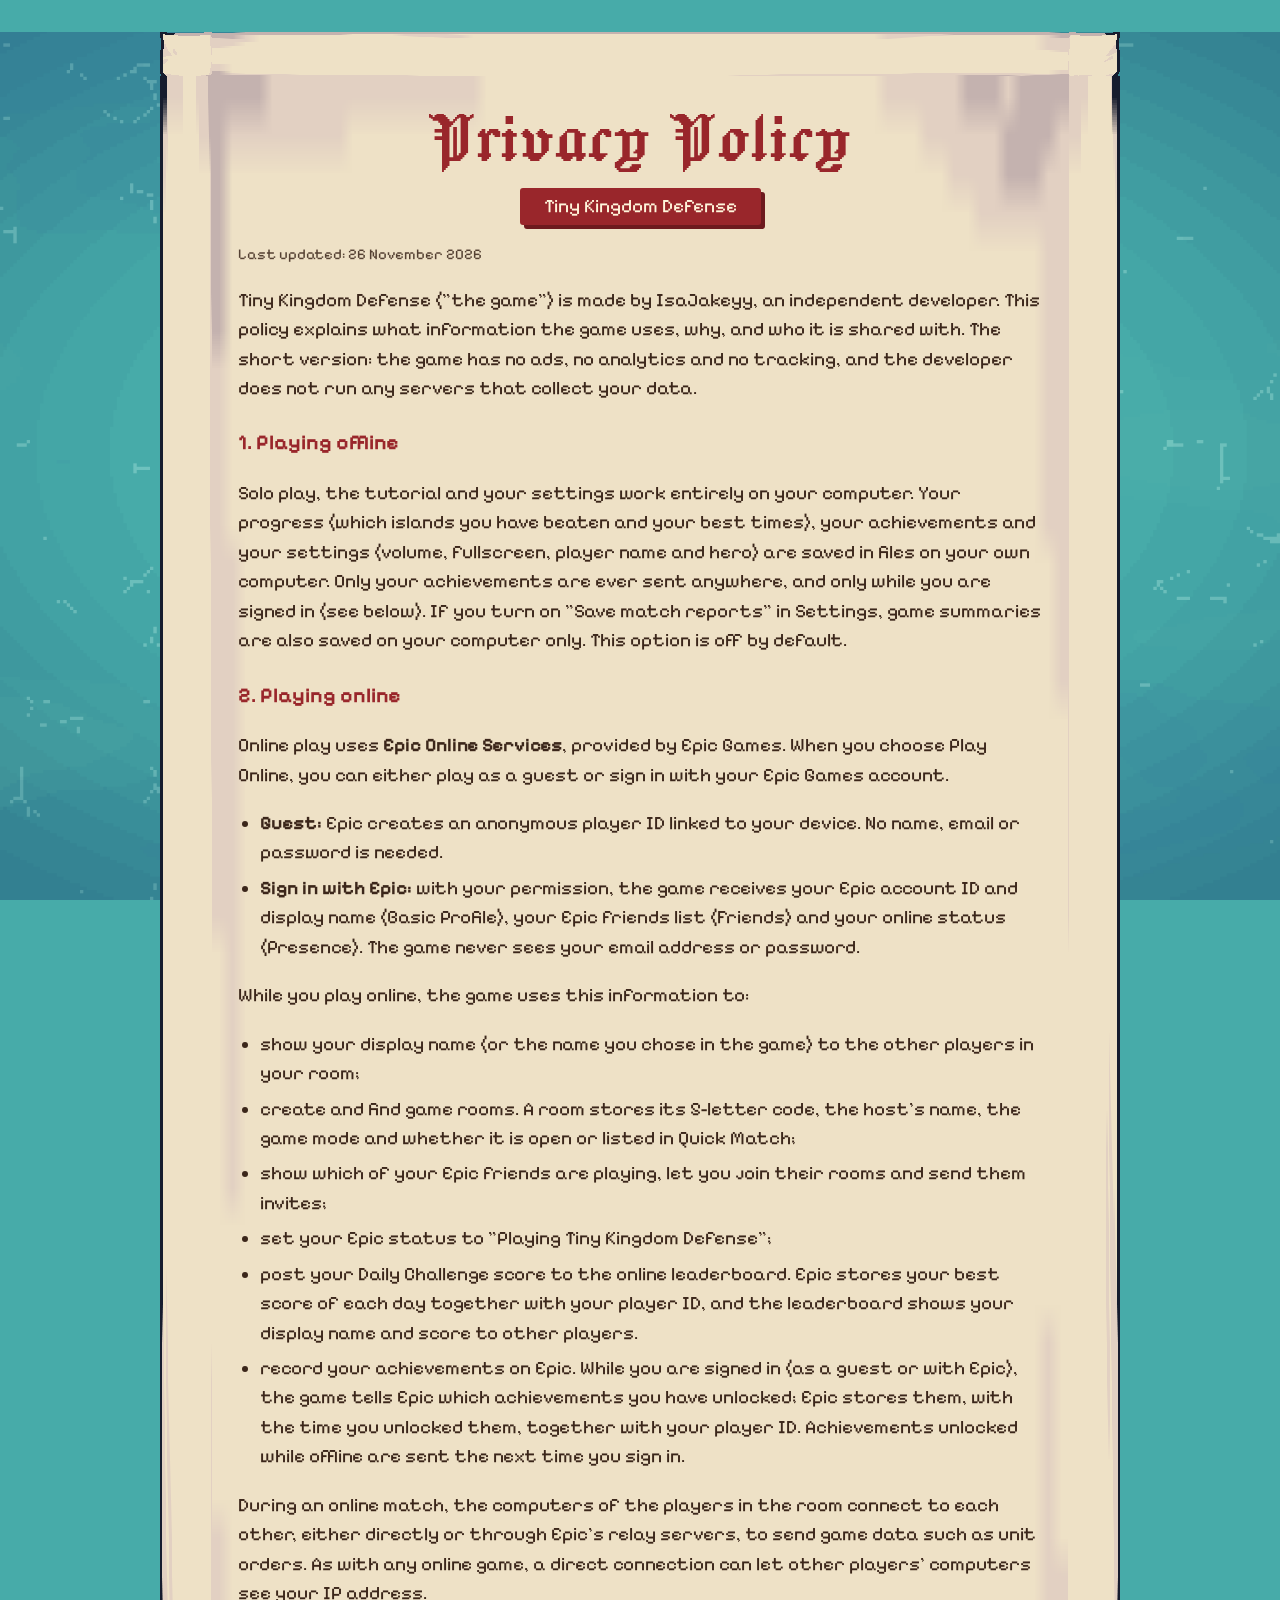
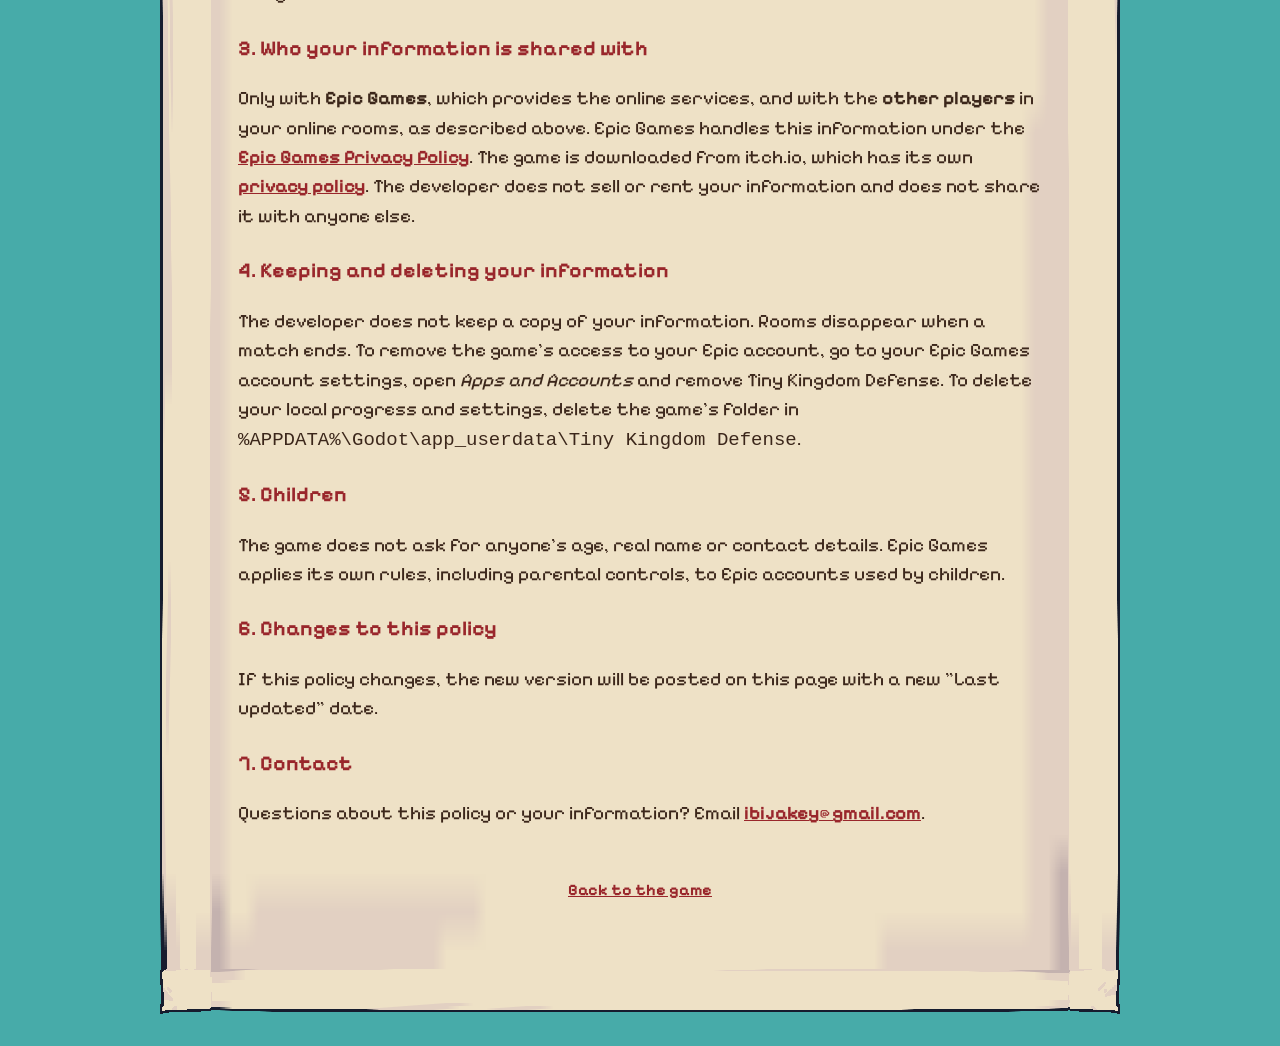
<file: privacy.html>
<!doctype html>
<html lang="en">
<head>
	<meta charset="utf-8">
	<meta name="viewport" content="width=device-width, initial-scale=1">
	<title>Privacy Policy - Tiny Kingdom Defense</title>
	<meta name="description" content="Privacy policy for Tiny Kingdom Defense.">
	<link rel="icon" href="favicon.ico">
	<link rel="preconnect" href="https://fonts.googleapis.com">
	<link rel="preconnect" href="https://fonts.gstatic.com" crossorigin>
	<link href="https://fonts.googleapis.com/css2?family=Jacquard+24&family=Pixelify+Sans:wght@400;700&display=swap" rel="stylesheet">
	<link rel="stylesheet" href="style.css">
</head>
<body>
<main class="scroll">
	<h1>Privacy Policy</h1>
	<span class="ribbon">Tiny Kingdom Defense</span>
	<p class="small">Last updated: 26 November 2026</p>

	<p>Tiny Kingdom Defense ("the game") is made by IsaJakeyy, an independent developer. This policy explains what
	information the game uses, why, and who it is shared with. The short version: the game has no ads, no
	analytics and no tracking, and the developer does not run any servers that collect your data.</p>

	<h3>1. Playing offline</h3>
	<p>Solo play, the tutorial and your settings work entirely on your computer. Your progress (which islands you
	have beaten and your best times), your achievements and your settings (volume, fullscreen, player name and
	hero) are saved in files on your own computer. Only your achievements are ever sent anywhere, and only while
	you are signed in (see below). If you turn on "Save match reports" in Settings, game
	summaries are also saved on your computer only. This option is off by default.</p>

	<h3>2. Playing online</h3>
	<p>Online play uses <strong>Epic Online Services</strong>, provided by Epic Games. When you choose
	Play Online, you can either play as a guest or sign in with your Epic Games account.</p>
	<ul>
		<li><strong>Guest:</strong> Epic creates an anonymous player ID linked to your device. No name, email or
		password is needed.</li>
		<li><strong>Sign in with Epic:</strong> with your permission, the game receives your Epic account ID and
		display name (Basic Profile), your Epic friends list (Friends) and your online status (Presence). The game
		never sees your email address or password.</li>
	</ul>
	<p>While you play online, the game uses this information to:</p>
	<ul>
		<li>show your display name (or the name you chose in the game) to the other players in your room;</li>
		<li>create and find game rooms. A room stores its 5-letter code, the host's name, the game mode and
		whether it is open or listed in Quick Match;</li>
		<li>show which of your Epic friends are playing, let you join their rooms and send them invites;</li>
		<li>set your Epic status to "Playing Tiny Kingdom Defense";</li>
		<li>post your Daily Challenge score to the online leaderboard. Epic stores your best score of each day
		together with your player ID, and the leaderboard shows your display name and score to other players.</li>
		<li>record your achievements on Epic. While you are signed in (as a guest or with Epic), the game tells Epic
		which achievements you have unlocked; Epic stores them, with the time you unlocked them, together with your
		player ID. Achievements unlocked while offline are sent the next time you sign in.</li>
	</ul>
	<p>During an online match, the computers of the players in the room connect to each other, either directly
	or through Epic's relay servers, to send game data such as unit orders. As with any online game, a direct
	connection can let other players' computers see your IP address.</p>

	<h3>3. Who your information is shared with</h3>
	<p>Only with <strong>Epic Games</strong>, which provides the online services, and with the
	<strong>other players</strong> in your online rooms, as described above. Epic Games handles this information
	under the <a href="https://legal.epicgames.com/epicgames/privacy-policy">Epic Games Privacy Policy</a>.
	The game is downloaded from itch.io, which has its own
	<a href="https://itch.io/docs/legal/privacy-policy">privacy policy</a>. The developer does not sell or rent
	your information and does not share it with anyone else.</p>

	<h3>4. Keeping and deleting your information</h3>
	<p>The developer does not keep a copy of your information. Rooms disappear when a match ends. To remove the
	game's access to your Epic account, go to your Epic Games account settings, open <em>Apps and Accounts</em>
	and remove Tiny Kingdom Defense. To delete your local progress and settings, delete the game's folder in
	<code>%APPDATA%\Godot\app_userdata\Tiny Kingdom Defense</code>.</p>

	<h3>5. Children</h3>
	<p>The game does not ask for anyone's age, real name or contact details. Epic Games applies its own rules,
	including parental controls, to Epic accounts used by children.</p>

	<h3>6. Changes to this policy</h3>
	<p>If this policy changes, the new version will be posted on this page with a new "Last updated" date.</p>

	<h3>7. Contact</h3>
	<p>Questions about this policy or your information? Email
	<a href="mailto:ibijakey@gmail.com">ibijakey@gmail.com</a>.</p>

	<footer>
		<a href="index.html">Back to the game</a>
	</footer>
</main>
</body>
</html>
</file>
<file: style.css>
/* Tiny Kingdom Defense website.
   Every frame, button, ribbon, sprite and island is real Tiny Swords pack art (Pixel Frog),
   stitched/rendered from the game (TinySwords/tests/web_export.tscn). Colours match the game. */
:root {
	--sea: #47aba9;
	--sea-deep: #2b7177;
	--cream: #f4ecd2;
	--parchment: #dcdca5;
	--parchment-dark: #a9a272;
	--ink: #3b261a;
	--red: #99262b;
	--red-dark: #6d1a1e;
	--gold: #f0c75e;
	--slate-text: #ece6d6;
}
* { box-sizing: border-box; }
html { background: var(--sea); scroll-behavior: smooth; }
body {
	margin: 0;
	color: var(--ink);
	font: 19px/1.55 "Pixelify Sans", system-ui, sans-serif;
	background: var(--sea) url("images/sea.png") center top / cover fixed;
	overflow-x: hidden;
}
img { image-rendering: pixelated; }
a { color: var(--red); font-weight: 700; }
a:hover { color: #c0333a; }
h1, h2, h3 { font-weight: 400; margin: 0; }

/* ---------- pack 9-slice pieces ---------- */
.paper {
	border: solid transparent;
	border-width: 44px 52px 45px 52px;
	border-image: url("images/ui/paper.png") 44 52 45 52 fill / 44px 52px 45px 52px;
	padding: 4px 6px;
}
.slate {
	border: solid transparent;
	border-width: 44px 55px 43px 55px;
	border-image: url("images/ui/special.png") 44 55 43 55 fill / 44px 55px 43px 55px;
	color: var(--slate-text);
	padding: 8px 10px;
}
.wood {
	border: solid transparent;
	border-width: 85px 84px 103px 84px;
	border-image: url("images/ui/wood.png") 85 84 103 84 fill / 85px 84px 103px 84px;
}
.ribbon-blue, .ribbon-red {
	display: inline-block;
	height: 103px;
	line-height: 86px;
	padding: 0 18px;
	border: solid transparent;
	border-width: 0 97px 0 98px;
	border-image: url("images/ui/ribbon_blue.png") 0 97 0 98 fill / 0 97px 0 98px;
	white-space: nowrap;
}
.ribbon-red { border-image-source: url("images/ui/ribbon_red.png"); }
.ribbon-small { transform: scale(0.62); transform-origin: center; margin: -20px -40px; }

/* Pack button, its frame drawn at exactly half size (crisp pixels, sensible height). */
.btn {
	display: inline-block;
	min-width: 200px;
	padding: 4px 30px 12px;
	border: solid transparent;
	border-width: 24px 23px;
	border-image: url("images/ui/btn_blue.png") 47 45 47 45 fill / 24px 23px;
	color: #fff;
	text-decoration: none;
	text-align: center;
	font-size: 32px;
	line-height: 1.2;
	font-weight: 700;
	text-shadow: 0 3px 0 #1d3f56, 2px 0 0 #1d3f56, -2px 0 0 #1d3f56, 0 -2px 0 #1d3f56;
	transition: transform 0.12s, filter 0.12s;
}
.btn:hover { color: #fffbe2; filter: brightness(1.12); transform: scale(1.05); }
.btn:active { border-image-source: url("images/ui/btn_blue_down.png"); border-image-slice: 36 50 49 50 fill; padding: 10px 30px 6px; }
.btn.small-btn { font-size: 22px; min-width: 0; padding: 0 16px 8px; }
.btn.red { border-image-source: url("images/ui/btn_red.png"); text-shadow: 0 3px 0 #5b1418, 2px 0 0 #5b1418, -2px 0 0 #5b1418, 0 -2px 0 #5b1418; }

/* Big pixel titles: red with a cream outline, like the game's logo. */
.title-text {
	font-family: "Jacquard 24", Georgia, serif;
	color: var(--red);
	text-shadow:
		3px 0 0 var(--cream), -3px 0 0 var(--cream), 0 3px 0 var(--cream), 0 -3px 0 var(--cream),
		3px 3px 0 var(--cream), -3px 3px 0 var(--cream), 3px -3px 0 var(--cream), -3px -3px 0 var(--cream),
		0 9px 0 rgba(10, 40, 48, 0.35);
}
.light-text { color: #fffbea; text-shadow: 0 2px 0 rgba(20, 30, 40, 0.65), 2px 0 0 rgba(20, 30, 40, 0.4), -2px 0 0 rgba(20, 30, 40, 0.4); }

/* ---------- animated pack sprites ----------
   <i class="sp" style="--img:url(...); --n:frames; --w:frame px; --h:frame px; --t:loop time"> */
.sp {
	display: block;
	width: var(--w);
	height: var(--h);
	background: var(--img) 0 0 / calc(var(--n) * 100%) 100% no-repeat;
	image-rendering: pixelated;
	animation: sp var(--t, 1s) steps(var(--n), jump-none) infinite;
	animation-delay: var(--d, 0s);
	pointer-events: none;
}
@keyframes sp { to { background-position-x: 100%; } }
.flip { transform: scaleX(-1); }

/* A floating island with things standing on it. Children are placed with --x/--y (feet). */
.isle { position: relative; display: inline-block; animation: bob 4.4s ease-in-out infinite; animation-delay: var(--bob, 0s); }
.isle > img.ground { display: block; }
.isle > .on { position: absolute; left: var(--x); top: var(--y); transform: translate(-50%, -100%); }
.isle > .on.flip { transform: translate(-50%, -100%) scaleX(-1); }
@keyframes bob { 50% { transform: translateY(-8px); } }

/* ---------- hero ---------- */
.hero {
	position: relative;
	min-height: clamp(640px, 100vh, 1080px);
	display: grid;
	place-items: center;
	padding: 90px 16px 60px;
	background: url("images/hero_bg.png") center / cover no-repeat;
	overflow: hidden;
}
.hero::after {  /* soft fade into the page sea */
	content: "";
	position: absolute;
	inset: auto 0 0 0;
	height: 120px;
	background: linear-gradient(transparent, rgba(43, 113, 119, 0.35));
	pointer-events: none;
}
.topnav {
	position: absolute;
	top: 18px;
	left: 50%;
	transform: translateX(-50%);
	display: flex;
	gap: 26px;
	z-index: 3;
	font-size: 20px;
}
.topnav a { white-space: nowrap; color: #fffbea; text-decoration: none; font-weight: 700; text-shadow: 0 2px 0 rgba(20, 30, 40, 0.7); }
.topnav a:hover { color: var(--gold); }
.hero-inner { position: relative; z-index: 2; text-align: center; }
.logo { display: flex; flex-direction: column; align-items: center; animation: bob 3.6s ease-in-out infinite; }
.logo-top { font-size: clamp(64px, 11vw, 168px); line-height: 0.9; }
.logo-sub { margin-top: -6px; font-family: "Jacquard 24", Georgia, serif; font-size: 72px; color: var(--red); }
.tagline { margin: 22px 0 0; font-size: 24px; color: #fff6dc; transform: scale(0.85); }
.cta-row { margin-top: 6px; }
.hero-note { margin: 0; font-size: 20px; }
.clouds { position: absolute; inset: 0; pointer-events: none; z-index: 1; }
.cloud { position: absolute; left: -620px; opacity: 0.55; animation: drift linear infinite; }
.cloud.c1 { top: 6%; animation-duration: 95s; }
.cloud.c2 { top: 44%; animation-duration: 120s; animation-delay: -60s; }
.cloud.c3 { top: 72%; animation-duration: 105s; animation-delay: -30s; }
@keyframes drift { to { transform: translateX(calc(100vw + 700px)); } }
.duck { position: absolute; z-index: 1; top: 13%; left: 62%; animation: paddle 16s ease-in-out infinite; }
@keyframes paddle { 50% { transform: translateX(120px); } }

/* ---------- page sections ---------- */
section { position: relative; padding: 70px 16px; }
.wrap { max-width: 1140px; margin: 0 auto; }
.section-title { text-align: center; margin-bottom: 36px; }
.section-title h2 { font-size: clamp(48px, 7vw, 84px); line-height: 1; }
.section-title p { margin: 10px auto 0; max-width: 700px; font-size: 21px; }

.trailer { text-align: center; }
.trailer .wood { display: inline-block; max-width: 100%; }
.trailer img { display: block; width: 100%; max-width: 960px; height: auto; }

.features { display: grid; grid-template-columns: repeat(3, minmax(0, 1fr)); gap: 22px; }
.feature { text-align: center; }
.feature .art { height: 150px; display: flex; align-items: flex-end; justify-content: center; margin-bottom: 4px; }
.feature h3 { font-family: "Jacquard 24", Georgia, serif; font-size: 40px; color: var(--red); line-height: 1; }
.feature p { margin: 8px 0 0; font-size: 18px; }
.avatars { display: flex; flex-wrap: wrap; gap: 4px; }
.avatars img { width: 52px; height: 52px; }

/* Playable mini-game ("Defend this page!", game.js) */
.play { padding-top: 50px; }
.play-stage { position: relative; cursor: url("images/game/cursor_hand.png") 22 8, pointer; }
.play-stage canvas { display: block; width: 100%; touch-action: manipulation; -webkit-user-select: none; user-select: none; }
.play-overlay { position: absolute; inset: 0; display: grid; place-items: center; padding: 8px; cursor: auto; }
.play-overlay[hidden], .play-controls [hidden] { display: none; }
.play-panel { max-width: 540px; text-align: center; animation: pop 0.25s ease-out; }
.play-panel h3 { font-family: "Jacquard 24", Georgia, serif; font-size: 52px; line-height: 1; color: var(--red); }
.play-panel p { margin: 10px 0 14px; font-size: 18px; }
.play-panel .new-best { color: var(--red); font-weight: 700; }
.play-btns { display: flex; flex-wrap: wrap; gap: 10px; justify-content: center; }
.play-btns .btn, .play-controls .btn { font-family: inherit; cursor: pointer; }
.play-controls { text-align: center; min-height: 64px; margin-top: 4px; }
.play-controls .btn:disabled { filter: grayscale(0.8) brightness(0.85); transform: none; cursor: default; }
@keyframes pop { from { transform: scale(0.8); opacity: 0; } }
@media (max-width: 640px) {
	.play-overlay { position: relative; inset: auto; margin-top: -30px; padding: 0; }  /* panel goes under the island */
	.play-panel h3 { font-size: 40px; }
	.play-panel p { font-size: 16px; }
}
.cta-row { display: flex; flex-wrap: wrap; justify-content: center; gap: 4px 14px; }

/* Daily Challenge */
.daily { display: grid; grid-template-columns: minmax(0, 1fr) minmax(0, 1.6fr); gap: 26px; align-items: start; }
.today h3 { color: var(--gold); font-size: 22px; letter-spacing: 1px; }
.today .mode { font-family: "Jacquard 24", Georgia, serif; font-size: 64px; line-height: 1; color: #fff; margin: 6px 0 4px; }
.today .twist { color: var(--gold); font-weight: 700; }
.today p { margin: 8px 0; }
.today .count { font-size: 30px; color: #fff; }
.modes { display: grid; grid-template-columns: repeat(3, 1fr); gap: 14px; }
.mode-card { text-align: center; }
.mode-card button { all: unset; cursor: zoom-in; display: block; }
.mode-card img.shot { width: 100%; height: auto; aspect-ratio: 16 / 10; object-fit: cover; border: 4px solid #1d2026; border-radius: 4px; box-shadow: 0 4px 0 rgba(0, 0, 0, 0.35); }
.mode-card h4 { margin: 10px 0 2px; font-family: "Jacquard 24", Georgia, serif; font-weight: 400; font-size: 36px; color: #fff; }
.mode-card p { margin: 0; font-size: 16px; color: var(--slate-text); }
.mode-card.is-today img.shot { border-color: var(--gold); }
.mode-card .today-tag { display: inline-block; margin-top: 6px; padding: 2px 10px; border-radius: 3px; background: var(--gold); color: var(--ink); font-size: 14px; font-weight: 700; visibility: hidden; }
.mode-card.is-today .today-tag { visibility: visible; }

/* Heroes */
.heroes { display: grid; grid-template-columns: repeat(4, minmax(0, 1fr)); gap: 10px; text-align: center; }
.hero-card .isle { margin-top: 40px; max-width: 100%; }
.hero-card .isle > img.ground { max-width: 100%; height: auto; }
.hero-card .name { margin: -26px auto 0; position: relative; z-index: 2; font-family: "Jacquard 24", Georgia, serif; font-size: 50px; color: #fff6dc; text-shadow: 0 3px 0 var(--red-dark); }
.hero-card p { margin: -10px 6px 0; font-size: 17px; }
.hero-card .abil { color: #fffbea; font-weight: 700; font-size: 16px; margin-top: 6px; }

/* Screenshots */
.gallery { display: grid; grid-template-columns: repeat(3, 1fr); gap: 18px; }
.gallery button { all: unset; cursor: zoom-in; display: block; }
.gallery img { display: block; width: 100%; height: auto; border: 4px solid var(--ink); border-radius: 4px; box-shadow: 6px 6px 0 rgba(20, 40, 48, 0.35); transition: transform 0.15s; }
.gallery button:hover img, .mode-card button:hover img.shot { transform: translateY(-4px) rotate(-0.5deg); }
.gallery figcaption { margin-top: 6px; text-align: center; font-size: 17px; }

dialog.lightbox { border: 0; padding: 0; background: transparent; max-width: 96vw; }
dialog.lightbox::backdrop { background: rgba(10, 25, 30, 0.82); }
dialog.lightbox img { display: block; max-width: 94vw; max-height: 86vh; border: 4px solid var(--ink); border-radius: 4px; }
dialog.lightbox p { margin: 8px 0 0; text-align: center; color: #fffbea; }

/* Together */
.together { display: grid; grid-template-columns: repeat(3, 1fr); gap: 22px; }

/* Final call to action: the duel island */
.finale { text-align: center; padding-bottom: 40px; }
.finale .isle { margin: 120px auto 0; }

footer { text-align: center; padding: 30px 16px 40px; font-size: 16px; }
footer a { margin: 0 12px; color: #fffbea; text-shadow: 0 2px 0 rgba(20, 30, 40, 0.6); }
footer p { margin: 10px 0 0; }

/* ---------- smaller screens ---------- */
@media (max-width: 1000px) {
	.features, .together { grid-template-columns: 1fr 1fr; }
	.daily { grid-template-columns: 1fr; }
	.heroes { grid-template-columns: 1fr 1fr; row-gap: 30px; }
	.gallery { grid-template-columns: 1fr 1fr; }
}
@media (max-width: 640px) {
	body { font-size: 17px; }
	.topnav { left: 8px; right: 8px; transform: none; flex-wrap: wrap; justify-content: center; gap: 2px 14px; font-size: 14px; }
	.features, .together, .modes, .gallery { grid-template-columns: 1fr; }
	.logo-top { font-size: clamp(40px, 13vw, 90px); }
	/* Ribbons at exactly half size on phones. */
	.ribbon-blue:not(.ribbon-small), .ribbon-red:not(.ribbon-small) {
		height: 52px;
		line-height: 44px;
		padding: 0 6px;
		border-width: 0 48px 0 49px;
		border-image-width: 0 48px 0 49px;
	}
	.logo-sub { font-size: 38px; }
	.tagline { font-size: 15px; transform: none; }
	.tagline .opt { display: none; }
	.btn { min-width: 0; font-size: 26px; }
	.hero-note { font-size: 16px; }
	.wood { border-width: 42px 42px 52px 42px; border-image-width: 42px 42px 52px 42px; }
	.paper { border-width: 30px 34px 30px 34px; border-image-width: 30px 34px 30px 34px; }
	.slate { border-width: 30px 36px 30px 36px; border-image-width: 30px 36px 30px 36px; }
	.heroes .isle, .finale .isle { transform: scale(0.8); }
}
@media (prefers-reduced-motion: reduce) {
	*, *::before, *::after { animation: none !important; transition: none !important; }
	html { scroll-behavior: auto; }
}

/* ---------- simple text pages (privacy policy) ---------- */
.scroll {
	max-width: 960px;
	margin: 32px auto;
	padding: 20px 26px 26px;
	border: solid transparent;
	border-width: 44px 52px 45px 52px;
	border-image: url("images/ui/paper.png") 44 52 45 52 fill / 44px 52px 45px 52px;
}
.scroll h1 { font-family: "Jacquard 24", Georgia, serif; font-size: clamp(48px, 8vw, 80px); color: var(--red); text-align: center; line-height: 1.05; }
.scroll h3 { color: var(--red); margin: 24px 0 6px; font-size: 21px; font-weight: 700; }
.scroll .ribbon { display: block; width: fit-content; margin: 8px auto 18px; padding: 4px 24px; background: var(--red); color: #fff6dc; border-radius: 3px; box-shadow: 4px 4px 0 var(--red-dark); }
.scroll footer a { color: var(--red); text-shadow: none; }
.small { font-size: 15px; opacity: 0.85; }
ul { padding-left: 22px; }
li { margin: 6px 0; }
@media (max-width: 640px) { .scroll { margin: 12px; padding: 6px 4px 10px; border-width: 30px 34px; border-image-width: 30px 34px; } }
</file>
